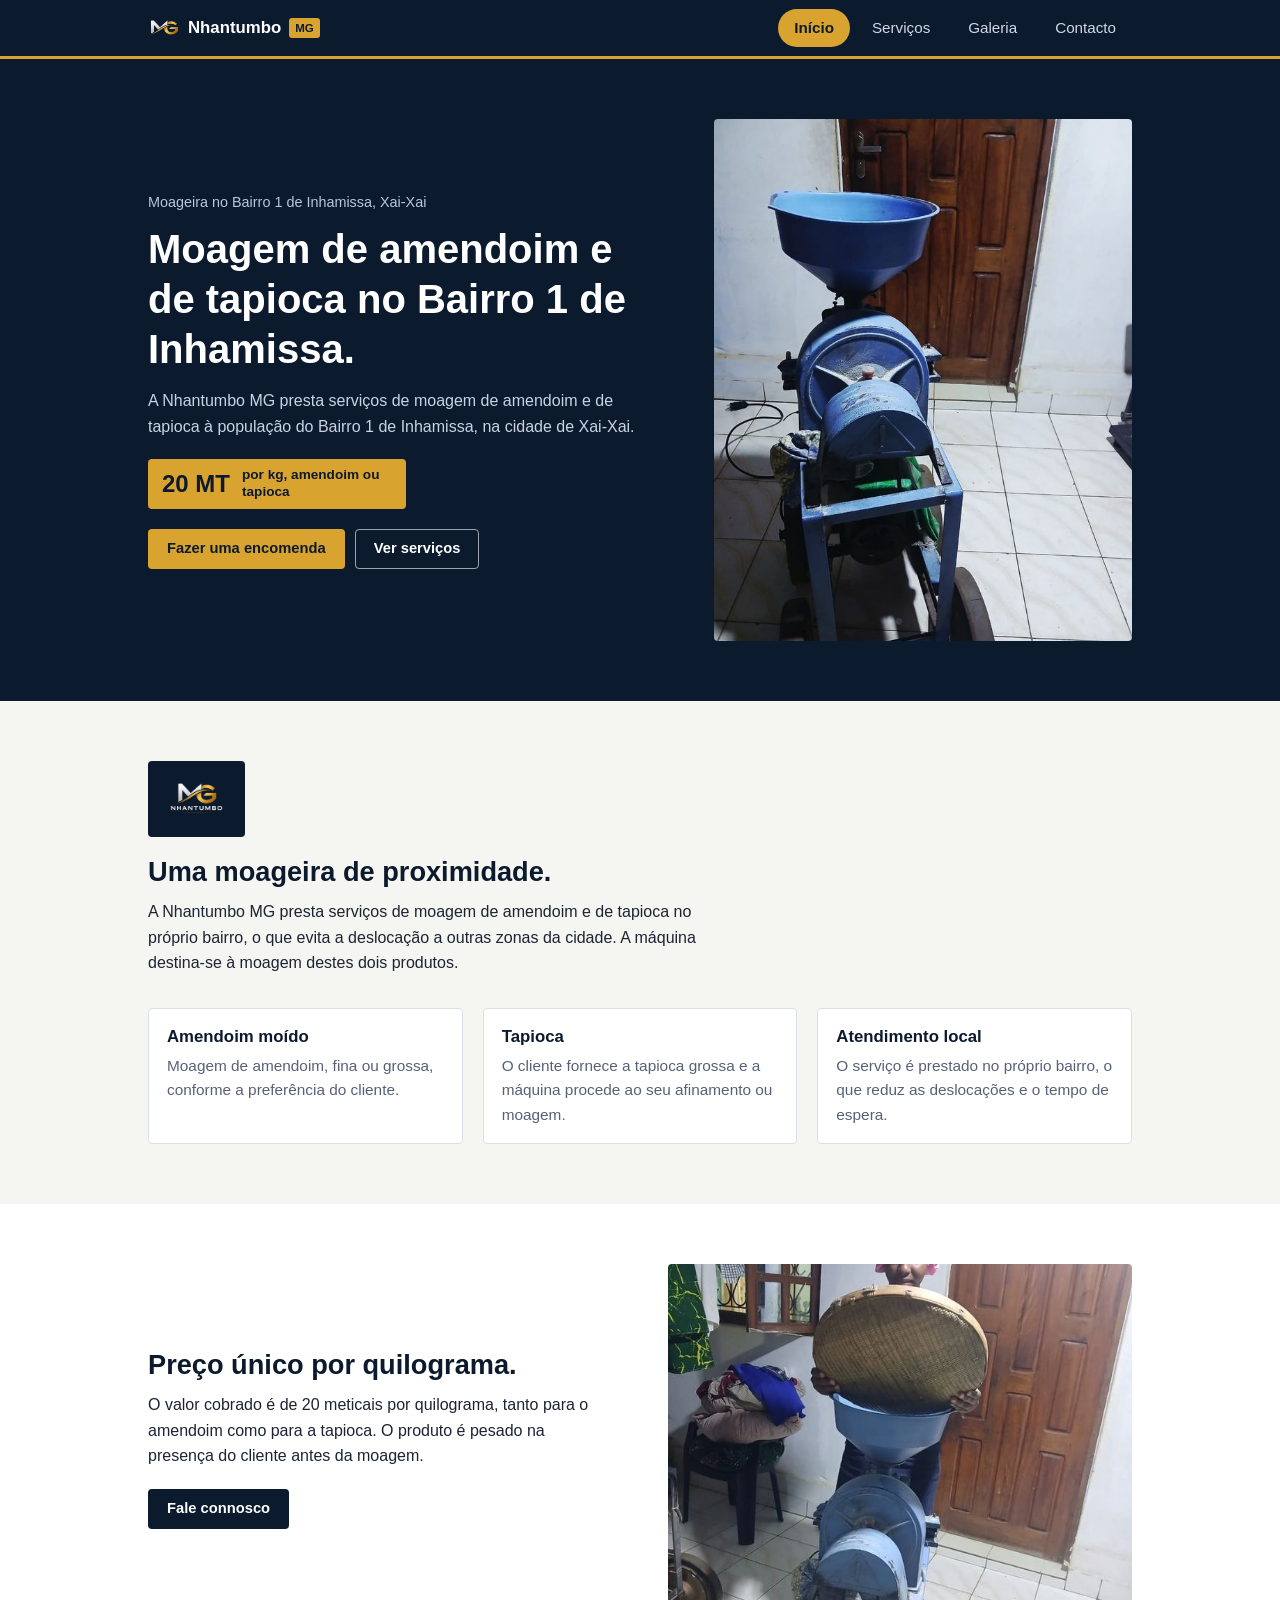
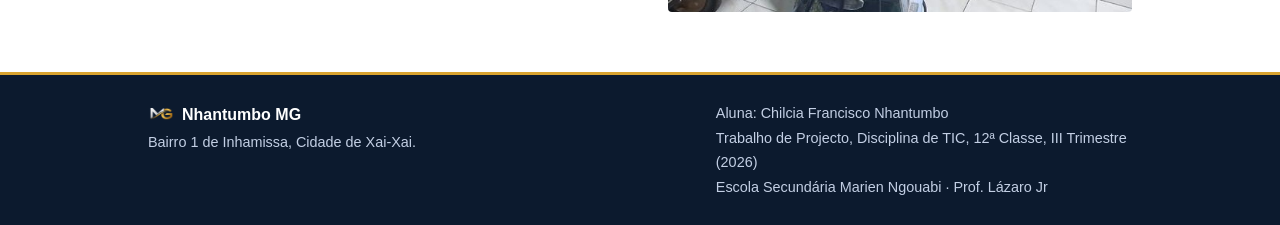
<file: index.html>
<!DOCTYPE html>
<html lang="pt-MZ" class="no-js">
<head>
<meta charset="UTF-8">
<meta name="viewport" content="width=device-width, initial-scale=1, viewport-fit=cover">
<title>Nhantumbo MG | Moageira de Amendoim e Tapioca, Xai-Xai</title>
<meta name="description" content="Moageira Nhantumbo MG, no Bairro 1 de Inhamissa, Xai-Xai. Moagem de amendoim e tapioca a 20 MT por kg.">
<meta name="theme-color" content="#0c1a2e">
<link rel="stylesheet" href="css/style.css">
<link rel="icon" type="image/png" sizes="32x32" href="img/logo/favicon-32.png">
<link rel="apple-touch-icon" href="img/logo/favicon-180.png">
<script>document.documentElement.className='js';</script>
</head>
<body>

<header class="topo">
  <div class="wrap topo-int">
    <a href="index.html" class="marca" aria-label="Nhantumbo MG, página inicial">
      <img src="img/logo/logo-icone.png" alt="" width="32" height="32">
      <span class="marca-nome">Nhantumbo</span><span class="marca-tag">MG</span>
    </a>
    <button class="menu-btn" type="button" aria-expanded="false" aria-controls="menu">
      <span class="menu-btn-barras" aria-hidden="true"></span>Menu
    </button>
    <nav class="menu" id="menu" aria-label="Principal">
        <a href="index.html" class="ativo" aria-current="page">Início</a>
        <a href="servicos.html">Serviços</a>
        <a href="galeria.html">Galeria</a>
        <a href="contacto.html">Contacto</a>
    </nav>
  </div>
</header>

<main>
<section class="hero">
  <div class="wrap hero-grade">
    <div>
      <p class="kicker">Moageira no Bairro 1 de Inhamissa, Xai-Xai</p>
      <h1>Moagem de amendoim e de tapioca no Bairro 1 de Inhamissa.</h1>
      <p class="lede">A Nhantumbo MG presta serviços de moagem de amendoim e de tapioca à população do Bairro 1 de Inhamissa, na cidade de Xai-Xai.</p>
      <div class="preco">
        <strong>20 MT</strong>
        <span>por kg, amendoim ou tapioca</span>
      </div>
      <div class="btns">
        <a href="contacto.html" class="btn btn-ouro">Fazer uma encomenda</a>
        <a href="servicos.html" class="btn btn-claro">Ver serviços</a>
      </div>
    </div>
    <figure class="hero-foto">
      <img src="img/maquina-lado.jpg" srcset="img/maquina-lado-600.jpg 600w, img/maquina-lado.jpg 1000w" sizes="(max-width: 900px) 90vw, 480px" width="1000" height="1333" alt="Máquina de moagem da Nhantumbo MG, vista lateral" fetchpriority="high">
    </figure>
  </div>
</section>

<section class="sec">
  <div class="wrap">
    <div class="sec-cab">
      <div class="logo-painel"><img src="img/logo/logo-completo-320.png" width="320" height="314" alt="Logótipo Nhantumbo MG"></div>
      <h2>Uma moageira de proximidade.</h2>
      <p>A Nhantumbo MG presta serviços de moagem de amendoim e de tapioca no próprio bairro, o que evita a deslocação a outras zonas da cidade. A máquina destina-se à moagem destes dois produtos.</p>
    </div>
    <div class="grade-3">
      <div class="cartao">
        <h3>Amendoim moído</h3>
        <p>Moagem de amendoim, fina ou grossa, conforme a preferência do cliente.</p>
      </div>
      <div class="cartao azul">
        <h3>Tapioca</h3>
        <p>O cliente fornece a tapioca grossa e a máquina procede ao seu afinamento ou moagem.</p>
      </div>
      <div class="cartao noite">
        <h3>Atendimento local</h3>
        <p>O serviço é prestado no próprio bairro, o que reduz as deslocações e o tempo de espera.</p>
      </div>
    </div>
  </div>
</section>

<section class="sec sec-branca">
  <div class="wrap grade-2">
    <div>
      <h2>Preço único por quilograma.</h2>
      <p style="margin-bottom:20px;">O valor cobrado é de 20 meticais por quilograma, tanto para o amendoim como para a tapioca. O produto é pesado na presença do cliente antes da moagem.</p>
      <a href="contacto.html" class="btn btn-escuro">Fale connosco</a>
    </div>
    <figure class="foto moldura">
      <img src="img/peneira-uso.jpg" srcset="img/peneira-uso-600.jpg 600w, img/peneira-uso.jpg 1000w" sizes="(max-width: 900px) 90vw, 480px" width="1000" height="1333" style="object-position:50% 38%;" alt="Operadora a alimentar o funil da máquina com o auxílio de uma peneira de palha" loading="lazy">
    </figure>
  </div>
</section>
</main>

<footer class="rodape">
  <div class="wrap rodape-int">
    <div>
      <div class="rodape-marca"><img src="img/logo/logo-icone.png" alt="" width="26" height="26">Nhantumbo MG</div>
      <p>Bairro 1 de Inhamissa, Cidade de Xai-Xai.</p>
    </div>
    <p class="creditos">
      Aluna: Chilcia Francisco Nhantumbo<br>
      Trabalho de Projecto, Disciplina de TIC, 12ª Classe, III Trimestre (2026)<br>
      Escola Secundária Marien Ngouabi &middot; Prof. Lázaro Jr
    </p>
  </div>
</footer>

<script src="js/site.js"></script>

</body>
</html>
</file>
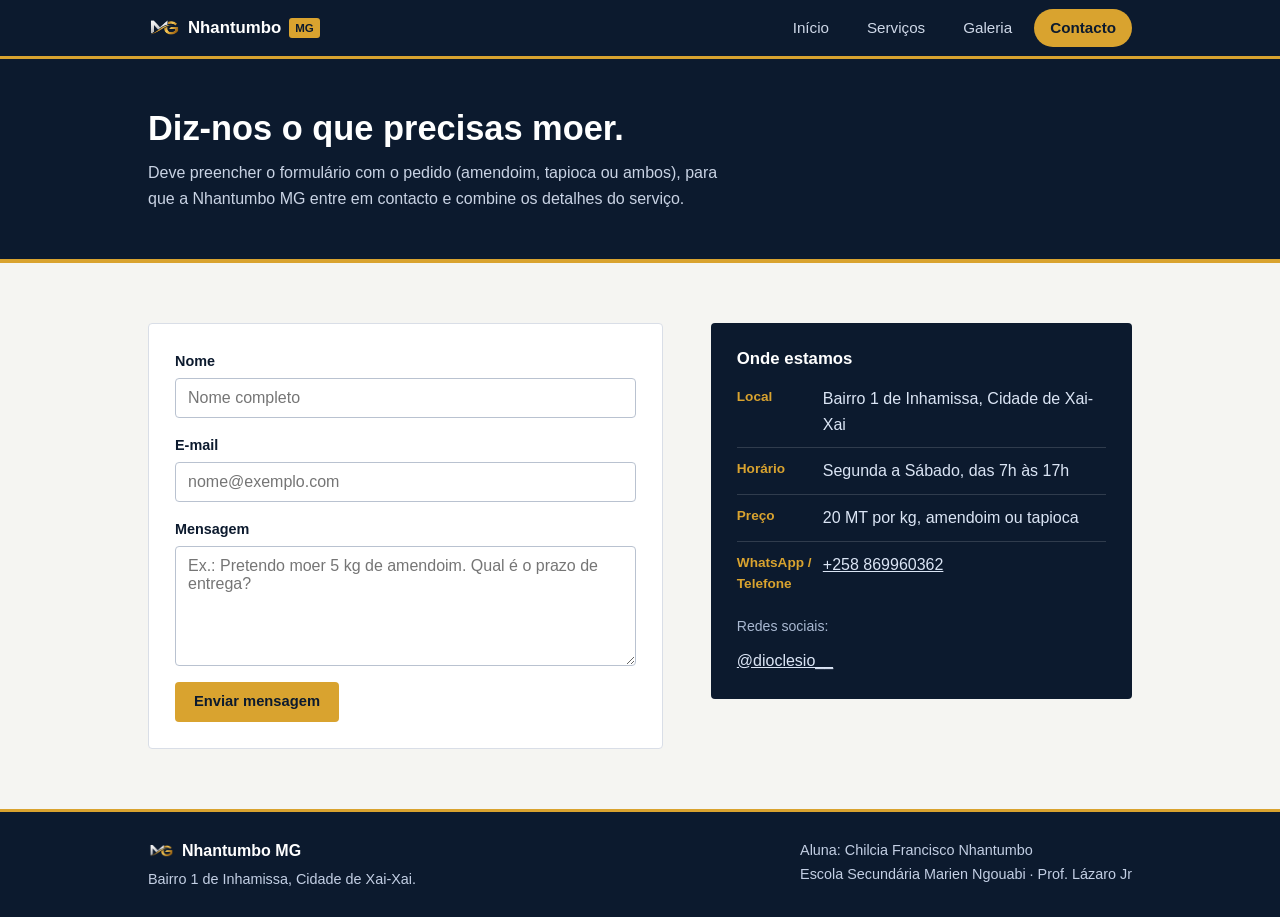
<file: contacto.html>
<!DOCTYPE html>
<html lang="pt-MZ" class="no-js">
<head>
<meta charset="UTF-8">
<meta name="viewport" content="width=device-width, initial-scale=1, viewport-fit=cover">
<title>Contacto | Nhantumbo MG</title>
<meta name="description" content="Contacte a Nhantumbo MG, Bairro 1 de Inhamissa, Xai-Xai, para encomendar moagem de amendoim ou tapioca.">
<meta name="theme-color" content="#0c1a2e">
<link rel="stylesheet" href="css/style.css">
<link rel="icon" type="image/png" sizes="32x32" href="img/logo/favicon-32.png">
<link rel="apple-touch-icon" href="img/logo/favicon-180.png">
<script>document.documentElement.className='js';</script>
</head>
<body>

<header class="topo">
  <div class="wrap topo-int">
    <a href="index.html" class="marca" aria-label="Nhantumbo MG, página inicial">
      <img src="img/logo/logo-icone.png" alt="" width="32" height="32">
      <span class="marca-nome">Nhantumbo</span><span class="marca-tag">MG</span>
    </a>
    <button class="menu-btn" type="button" aria-expanded="false" aria-controls="menu">
      <span class="menu-btn-barras" aria-hidden="true"></span>Menu
    </button>
    <nav class="menu" id="menu" aria-label="Principal">
        <a href="index.html">Início</a>
        <a href="servicos.html">Serviços</a>
        <a href="galeria.html">Galeria</a>
        <a href="contacto.html" class="ativo" aria-current="page">Contacto</a>
    </nav>
  </div>
</header>

<main>
<section class="pagina-topo">
  <div class="wrap">
    <h1>Diz-nos o que precisas moer.</h1>
    <p class="lede">Deve preencher o formulário com o pedido (amendoim, tapioca ou ambos), para que a Nhantumbo MG entre em contacto e combine os detalhes do serviço.</p>
  </div>
</section>

<section class="sec">
  <div class="wrap contacto-grade">
    <div class="form-cartao">
      <form class="contacto-form" id="contactForm" novalidate>
        <div class="campo">
          <label for="nome">Nome</label>
          <input type="text" id="nome" name="nome" placeholder="Nome completo" autocomplete="name" required>
        </div>
        <div class="campo">
          <label for="email">E-mail</label>
          <input type="email" id="email" name="email" placeholder="nome@exemplo.com" autocomplete="email" required>
        </div>
        <div class="campo">
          <label for="mensagem">Mensagem</label>
          <textarea id="mensagem" name="mensagem" placeholder="Ex.: Pretendo moer 5 kg de amendoim. Qual é o prazo de entrega?" required></textarea>
        </div>
        <div>
          <button type="submit" class="btn btn-ouro">Enviar mensagem</button>
        </div>
        <p class="form-msg" id="formMsg" role="status" aria-live="polite"></p>
      </form>
    </div>

    <div class="info-cartao">
      <h3>Onde estamos</h3>
      <div class="info-linha">
        <span class="k">Local</span>
        <span>Bairro 1 de Inhamissa, Cidade de Xai-Xai</span>
      </div>
      <div class="info-linha">
        <span class="k">Horário</span>
        <span>Segunda a Sábado, das 7h às 17h</span>
      </div>
      <div class="info-linha">
        <span class="k">Preço</span>
        <span>20 MT por kg, amendoim ou tapioca</span>
      </div>
      <div class="info-linha">
        <span class="k">WhatsApp / Telefone</span>
        <a href="https://wa.me/258869960362" target="_blank" rel="noopener noreferrer" aria-label="Contactar +258 869960362 pelo WhatsApp">+258 869960362</a>
      </div>
      <p class="info-nota">Redes sociais:</p>
      <div class="redes">
        <a href="https://www.instagram.com/dioclesio__/" target="_blank" rel="noopener noreferrer" aria-label="Visitar o Instagram @dioclesio__">@dioclesio__</a>
      </div>
    </div>
  </div>
</section>
</main>

<footer class="rodape">
  <div class="wrap rodape-int">
    <div>
      <div class="rodape-marca"><img src="img/logo/logo-icone.png" alt="" width="26" height="26">Nhantumbo MG</div>
      <p>Bairro 1 de Inhamissa, Cidade de Xai-Xai.</p>
    </div>
    <p class="creditos">
      Aluna: Chilcia Francisco Nhantumbo<br>
      Escola Secundária Marien Ngouabi &middot; Prof. Lázaro Jr
    </p>
  </div>
</footer>

<script src="js/site.js"></script>

<script>
document.getElementById('contactForm').addEventListener('submit', function(e){
  e.preventDefault();
  var nome = document.getElementById('nome').value.trim();
  var email = document.getElementById('email').value.trim();
  var mensagem = document.getElementById('mensagem').value.trim();
  var msg = document.getElementById('formMsg');
  msg.classList.remove('erro');
  if (nome && email && mensagem) {
    msg.textContent = 'Obrigado, ' + nome + '. A mensagem foi recebida e a Nhantumbo MG responderá por e-mail em breve.';
    msg.classList.add('mostrar');
    this.reset();
  } else {
    msg.textContent = 'Existem campos por preencher (nome, e-mail ou mensagem). Verifique-os antes de enviar.';
    msg.classList.add('mostrar', 'erro');
  }
});
</script>

</body>
</html>
</file>
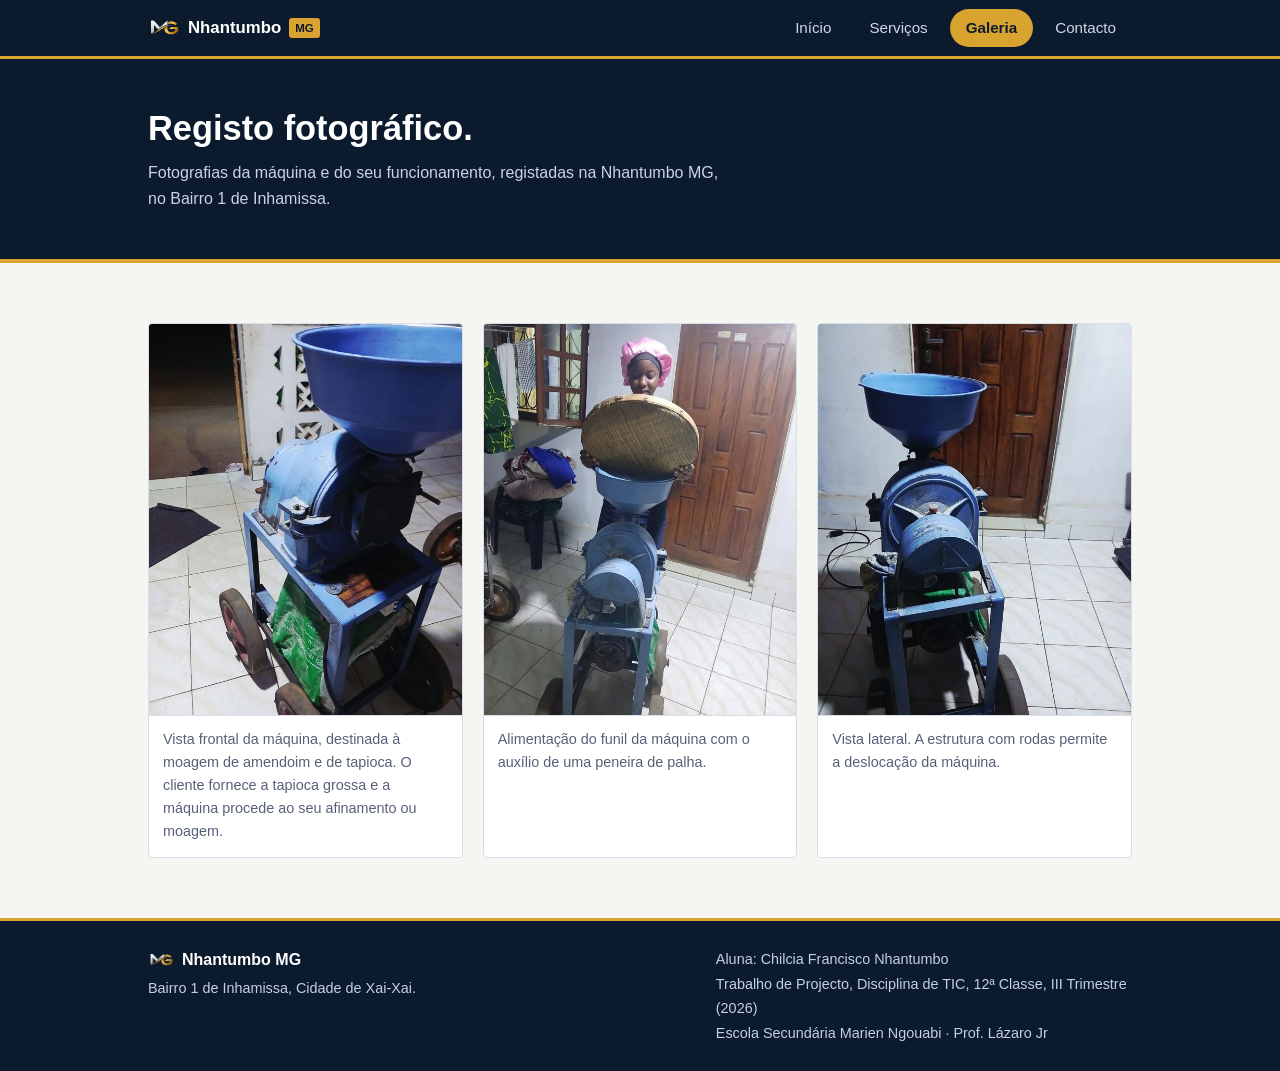
<file: galeria.html>
<!DOCTYPE html>
<html lang="pt-MZ" class="no-js">
<head>
<meta charset="UTF-8">
<meta name="viewport" content="width=device-width, initial-scale=1, viewport-fit=cover">
<title>Galeria | Nhantumbo MG</title>
<meta name="description" content="Fotografias da máquina de moagem da Nhantumbo MG, em Xai-Xai, destinada à moagem de amendoim e de tapioca.">
<meta name="theme-color" content="#0c1a2e">
<link rel="stylesheet" href="css/style.css">
<link rel="icon" type="image/png" sizes="32x32" href="img/logo/favicon-32.png">
<link rel="apple-touch-icon" href="img/logo/favicon-180.png">
<script>document.documentElement.className='js';</script>
</head>
<body>

<header class="topo">
  <div class="wrap topo-int">
    <a href="index.html" class="marca" aria-label="Nhantumbo MG, página inicial">
      <img src="img/logo/logo-icone.png" alt="" width="32" height="32">
      <span class="marca-nome">Nhantumbo</span><span class="marca-tag">MG</span>
    </a>
    <button class="menu-btn" type="button" aria-expanded="false" aria-controls="menu">
      <span class="menu-btn-barras" aria-hidden="true"></span>Menu
    </button>
    <nav class="menu" id="menu" aria-label="Principal">
        <a href="index.html">Início</a>
        <a href="servicos.html">Serviços</a>
        <a href="galeria.html" class="ativo" aria-current="page">Galeria</a>
        <a href="contacto.html">Contacto</a>
    </nav>
  </div>
</header>

<main>
<section class="pagina-topo">
  <div class="wrap">
    <h1>Registo fotográfico.</h1>
    <p class="lede">Fotografias da máquina e do seu funcionamento, registadas na Nhantumbo MG, no Bairro 1 de Inhamissa.</p>
  </div>
</section>

<section class="sec">
  <div class="wrap">
    <p class="dica-deslizar" aria-hidden="true">Desliza para ver mais fotos &rarr;</p>
    <div class="galeria">
      <figure class="foto-cx">
        <img src="img/maquina-frente.jpg" srcset="img/maquina-frente-600.jpg 600w, img/maquina-frente.jpg 1000w" sizes="(max-width: 700px) 78vw, (max-width: 1100px) 30vw, 350px" width="1000" height="1333" alt="Máquina de moagem da Nhantumbo MG, vista de frente, com o funil de alimentação" loading="lazy">
        <figcaption>Vista frontal da máquina, destinada à moagem de amendoim e de tapioca. O cliente fornece a tapioca grossa e a máquina procede ao seu afinamento ou moagem.</figcaption>
      </figure>
      <figure class="foto-cx">
        <img src="img/peneira-uso.jpg" srcset="img/peneira-uso-600.jpg 600w, img/peneira-uso.jpg 1000w" sizes="(max-width: 700px) 78vw, (max-width: 1100px) 30vw, 350px" width="1000" height="1333" alt="Operadora a alimentar o funil da máquina com o auxílio de uma peneira de palha" loading="lazy">
        <figcaption>Alimentação do funil da máquina com o auxílio de uma peneira de palha.</figcaption>
      </figure>
      <figure class="foto-cx">
        <img src="img/maquina-lado.jpg" srcset="img/maquina-lado-600.jpg 600w, img/maquina-lado.jpg 1000w" sizes="(max-width: 700px) 78vw, (max-width: 1100px) 30vw, 350px" width="1000" height="1333" alt="Máquina de moagem da Nhantumbo MG, vista lateral, montada sobre estrutura com rodas" loading="lazy">
        <figcaption>Vista lateral. A estrutura com rodas permite a deslocação da máquina.</figcaption>
      </figure>
    </div>
  </div>
</section>
</main>

<footer class="rodape">
  <div class="wrap rodape-int">
    <div>
      <div class="rodape-marca"><img src="img/logo/logo-icone.png" alt="" width="26" height="26">Nhantumbo MG</div>
      <p>Bairro 1 de Inhamissa, Cidade de Xai-Xai.</p>
    </div>
    <p class="creditos">
      Aluna: Chilcia Francisco Nhantumbo<br>
      Trabalho de Projecto, Disciplina de TIC, 12ª Classe, III Trimestre (2026)<br>
      Escola Secundária Marien Ngouabi &middot; Prof. Lázaro Jr
    </p>
  </div>
</footer>

<script src="js/site.js"></script>

</body>
</html>
</file>
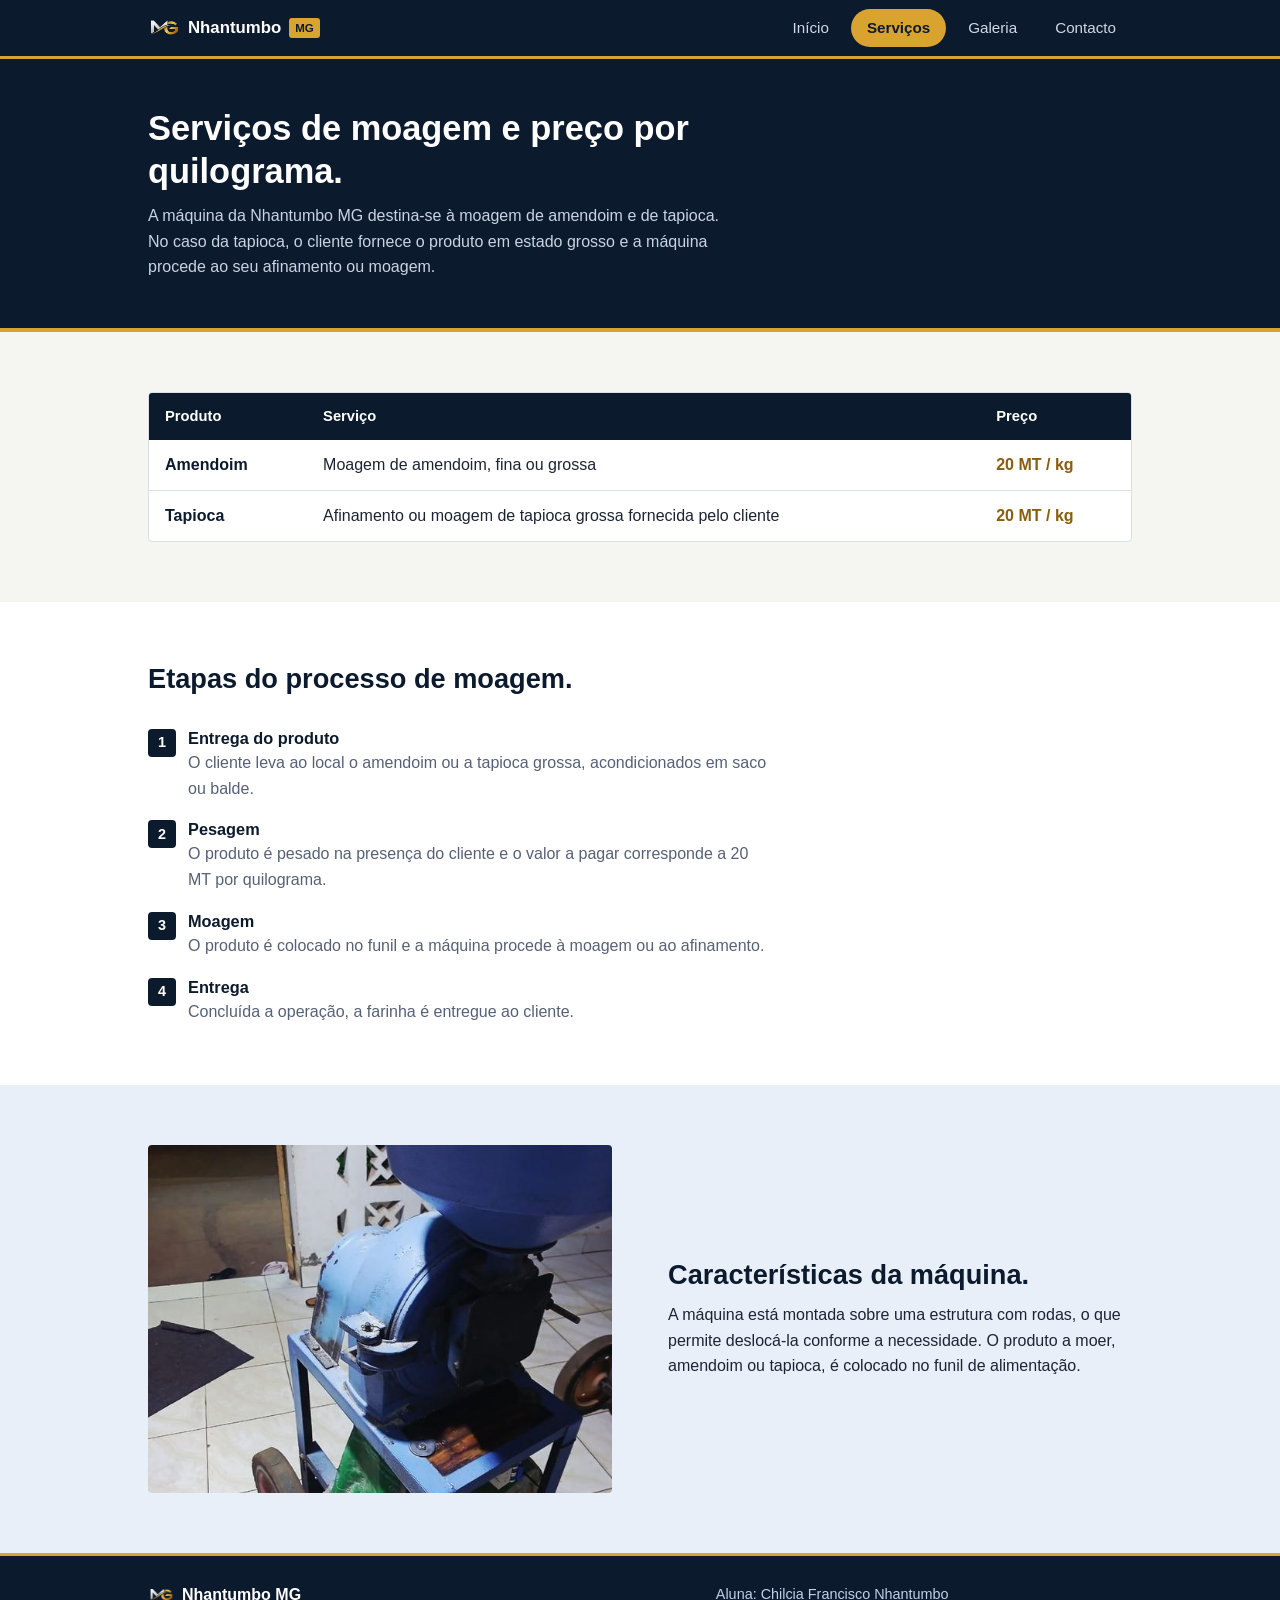
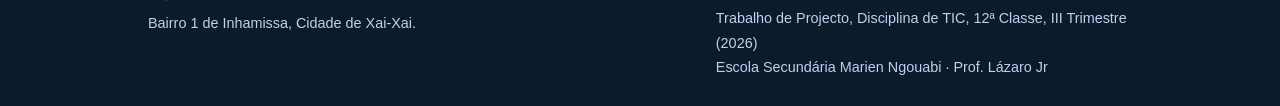
<file: servicos.html>
<!DOCTYPE html>
<html lang="pt-MZ" class="no-js">
<head>
<meta charset="UTF-8">
<meta name="viewport" content="width=device-width, initial-scale=1, viewport-fit=cover">
<title>Serviços | Nhantumbo MG</title>
<meta name="description" content="Serviços de moagem de amendoim e tapioca da Nhantumbo MG, com preços e como funciona o processo.">
<meta name="theme-color" content="#0c1a2e">
<link rel="stylesheet" href="css/style.css">
<link rel="icon" type="image/png" sizes="32x32" href="img/logo/favicon-32.png">
<link rel="apple-touch-icon" href="img/logo/favicon-180.png">
<script>document.documentElement.className='js';</script>
</head>
<body>

<header class="topo">
  <div class="wrap topo-int">
    <a href="index.html" class="marca" aria-label="Nhantumbo MG, página inicial">
      <img src="img/logo/logo-icone.png" alt="" width="32" height="32">
      <span class="marca-nome">Nhantumbo</span><span class="marca-tag">MG</span>
    </a>
    <button class="menu-btn" type="button" aria-expanded="false" aria-controls="menu">
      <span class="menu-btn-barras" aria-hidden="true"></span>Menu
    </button>
    <nav class="menu" id="menu" aria-label="Principal">
        <a href="index.html">Início</a>
        <a href="servicos.html" class="ativo" aria-current="page">Serviços</a>
        <a href="galeria.html">Galeria</a>
        <a href="contacto.html">Contacto</a>
    </nav>
  </div>
</header>

<main>
<section class="pagina-topo">
  <div class="wrap">
    <h1>Serviços de moagem e preço por quilograma.</h1>
    <p class="lede">A máquina da Nhantumbo MG destina-se à moagem de amendoim e de tapioca. No caso da tapioca, o cliente fornece o produto em estado grosso e a máquina procede ao seu afinamento ou moagem.</p>
  </div>
</section>

<section class="sec">
  <div class="wrap">
    <div class="tabela-wrap">
      <table class="preco-tab">
        <thead>
          <tr><th>Produto</th><th>Serviço</th><th>Preço</th></tr>
        </thead>
        <tbody>
          <tr>
            <td>Amendoim</td>
            <td>Moagem de amendoim, fina ou grossa</td>
            <td class="val">20 MT / kg</td>
          </tr>
          <tr>
            <td>Tapioca</td>
            <td>Afinamento ou moagem de tapioca grossa fornecida pelo cliente</td>
            <td class="val">20 MT / kg</td>
          </tr>
        </tbody>
      </table>
    </div>
  </div>
</section>

<section class="sec sec-branca">
  <div class="wrap">
    <div class="sec-cab">
      <h2>Etapas do processo de moagem.</h2>
    </div>
    <ol class="passos">
      <li>
        <h3>Entrega do produto</h3>
        <p>O cliente leva ao local o amendoim ou a tapioca grossa, acondicionados em saco ou balde.</p>
      </li>
      <li>
        <h3>Pesagem</h3>
        <p>O produto é pesado na presença do cliente e o valor a pagar corresponde a 20 MT por quilograma.</p>
      </li>
      <li>
        <h3>Moagem</h3>
        <p>O produto é colocado no funil e a máquina procede à moagem ou ao afinamento.</p>
      </li>
      <li>
        <h3>Entrega</h3>
        <p>Concluída a operação, a farinha é entregue ao cliente.</p>
      </li>
    </ol>
  </div>
</section>

<section class="sec sec-azul">
  <div class="wrap grade-2">
    <figure class="foto moldura">
      <img src="img/maquina-frente.jpg" srcset="img/maquina-frente-600.jpg 600w, img/maquina-frente.jpg 1000w" sizes="(max-width: 900px) 90vw, 480px" width="1000" height="1333" style="object-position:50% 40%;" alt="Máquina de moagem da Nhantumbo MG, vista de frente, com o funil de alimentação" loading="lazy">
    </figure>
    <div>
      <h2>Características da máquina.</h2>
      <p>A máquina está montada sobre uma estrutura com rodas, o que permite deslocá-la conforme a necessidade. O produto a moer, amendoim ou tapioca, é colocado no funil de alimentação.</p>
    </div>
  </div>
</section>
</main>

<footer class="rodape">
  <div class="wrap rodape-int">
    <div>
      <div class="rodape-marca"><img src="img/logo/logo-icone.png" alt="" width="26" height="26">Nhantumbo MG</div>
      <p>Bairro 1 de Inhamissa, Cidade de Xai-Xai.</p>
    </div>
    <p class="creditos">
      Aluna: Chilcia Francisco Nhantumbo<br>
      Trabalho de Projecto, Disciplina de TIC, 12ª Classe, III Trimestre (2026)<br>
      Escola Secundária Marien Ngouabi &middot; Prof. Lázaro Jr
    </p>
  </div>
</footer>

<script src="js/site.js"></script>

</body>
</html>
</file>
<file: css/style.css>
/* Nhantumbo MG, moageira de amendoim e tapioca, Xai-Xai
   Cores retiradas do logótipo (dourado) e da máquina (azul). */

:root {
  --noite: #0c1a2e;
  --azul: #2f6bb3;
  --azul-claro: #e9eff8;
  --ouro: #d9a32f;
  --ouro-texto: #8a5e0c;
  --farinha: #f5f5f2;
  --papel: #ffffff;
  --tinta: #1c2433;
  --suave: #566077;
  --linha: #d9dee7;

  --fonte: "Segoe UI", Roboto, "Helvetica Neue", Arial, sans-serif;

  --raio: 4px;
  --margem: clamp(16px, 5vw, 28px);
  --seguro-esq: env(safe-area-inset-left, 0px);
  --seguro-dir: env(safe-area-inset-right, 0px);
}

* { box-sizing: border-box; margin: 0; padding: 0; }

html {
  scroll-padding-top: 64px;
  -webkit-text-size-adjust: 100%;
  text-size-adjust: 100%;
}

body {
  font-family: var(--fonte);
  font-size: 16px;
  line-height: 1.6;
  color: var(--tinta);
  background: var(--farinha);
  overflow-x: hidden;
  overflow-wrap: break-word;
}

img { max-width: 100%; height: auto; display: block; }
a, button { -webkit-tap-highlight-color: transparent; }
a { color: inherit; }
:focus-visible { outline: 3px solid var(--ouro); outline-offset: 2px; }

h1, h2, h3 { font-weight: 700; line-height: 1.25; color: var(--noite); }
p { max-width: 65ch; }

.wrap {
  width: 100%; max-width: 1040px; margin: 0 auto;
  padding: 0 calc(var(--margem) + var(--seguro-dir)) 0 calc(var(--margem) + var(--seguro-esq));
}

/* ---------- Cabeçalho ---------- */
.topo { position: sticky; top: 0; z-index: 50; background: var(--noite); border-bottom: 3px solid var(--ouro); }
.topo-int { display: flex; align-items: center; justify-content: space-between; gap: 16px; min-height: 56px; }

.marca { display: flex; align-items: center; gap: 8px; text-decoration: none; color: #fff; }
.marca img { width: 32px; height: 32px; object-fit: contain; }
.marca-nome { font-weight: 700; font-size: 1.05rem; }
.marca-tag { font-weight: 700; font-size: .72rem; background: var(--ouro); color: var(--noite); padding: 1px 6px; border-radius: 3px; }

.menu-btn {
  display: none; align-items: center; gap: 8px;
  font: inherit; font-weight: 600; font-size: .9rem; color: #fff;
  background: transparent; border: 1px solid rgba(255, 255, 255, .45);
  border-radius: var(--raio); padding: 6px 12px; cursor: pointer;
}
.menu-btn-barras { position: relative; width: 14px; height: 2px; background: currentColor; }
.menu-btn-barras::before, .menu-btn-barras::after { content: ""; position: absolute; left: 0; width: 100%; height: 2px; background: currentColor; }
.menu-btn-barras::before { top: -4px; }
.menu-btn-barras::after { top: 4px; }
.menu-btn[aria-expanded="true"] .menu-btn-barras { background: transparent; }
.menu-btn[aria-expanded="true"] .menu-btn-barras::before { top: 0; transform: rotate(45deg); }
.menu-btn[aria-expanded="true"] .menu-btn-barras::after { top: 0; transform: rotate(-45deg); }

.menu { display: flex; gap: 6px; }
.menu a { display: block; text-decoration: none; color: #cfd8e8; font-size: .95rem; padding: 7px 16px; border-radius: 999px; }
@media (hover: hover) { .menu a:hover { color: #fff; background: rgba(255, 255, 255, .12); } }
.menu a.ativo { color: var(--noite); background: var(--ouro); font-weight: 700; }

@media (max-width: 760px) {
  .menu-btn { display: inline-flex; }
  .js .menu {
    display: none; position: absolute; left: 0; right: 0; top: 100%;
    flex-direction: column; gap: 0; background: var(--noite); border-bottom: 1px solid rgba(255, 255, 255, .2);
    max-height: calc(100vh - 56px); max-height: calc(100dvh - 56px); overflow-y: auto;
  }
  .js .menu.aberto { display: flex; }
  .js .menu { gap: 4px; padding: 10px var(--margem) 14px; }
  .menu a { padding: 11px 18px; font-size: 1rem; }
  .no-js .menu-btn { display: none; }
  .no-js .menu { flex-wrap: wrap; }
}

/* ---------- Botões ---------- */
.btns { display: flex; flex-wrap: wrap; gap: 10px; }
.btn {
  display: inline-block; text-decoration: none; text-align: center;
  font-family: inherit; font-weight: 600; font-size: .92rem; line-height: 1.2;
  padding: 10px 18px; border-radius: var(--raio); border: 1px solid transparent; cursor: pointer;
}
.btn-ouro { background: var(--ouro); color: var(--noite); }
.btn-ouro:hover { background: #e6b244; }
.btn-claro { background: transparent; color: #fff; border-color: rgba(255, 255, 255, .6); }
.btn-claro:hover { background: rgba(255, 255, 255, .12); }
.btn-escuro { background: var(--noite); color: #fff; }
.btn-escuro:hover { background: #1a2d4a; }

/* ---------- Página inicial ---------- */
.hero { color: #fff; background: var(--noite); padding: clamp(32px, 6vw, 60px) 0; }
.hero-grade { display: grid; grid-template-columns: 1.1fr .9fr; gap: clamp(24px, 5vw, 56px); align-items: center; }
.kicker { font-size: .9rem; color: #b9c6dc; margin-bottom: 10px; }
.hero h1 { color: #fff; font-size: clamp(1.65rem, 4.6vw, 2.5rem); margin-bottom: 14px; max-width: 18em; }
.lede { font-size: 1rem; color: #c9d3e4; margin-bottom: 20px; max-width: 36em; }

.preco { display: inline-flex; align-items: center; gap: 12px; background: var(--ouro); color: var(--noite); padding: 8px 14px; border-radius: var(--raio); margin-bottom: 20px; }
.preco strong { font-size: 1.5rem; line-height: 1; }
.preco span { font-size: .85rem; font-weight: 600; line-height: 1.25; max-width: 11em; }

.hero-foto { margin: 0; }
.hero-foto img { width: 100%; aspect-ratio: 4 / 5; object-fit: cover; object-position: 50% 30%; border-radius: var(--raio); }

/* ---------- Cabeçalho das páginas interiores ---------- */
.pagina-topo { color: #fff; background: var(--noite); border-bottom: 4px solid var(--ouro); padding: clamp(28px, 5vw, 48px) 0; }
.pagina-topo h1 { color: #fff; font-size: clamp(1.55rem, 4.2vw, 2.15rem); max-width: 20em; margin-bottom: 10px; }
.pagina-topo .lede { margin-bottom: 0; }

/* ---------- Secções ---------- */
.sec { padding: clamp(32px, 6vw, 60px) 0; }
.sec-branca { background: var(--papel); }
.sec-azul { background: var(--azul-claro); }
.sec h2 { font-size: clamp(1.3rem, 3vw, 1.7rem); margin-bottom: 10px; max-width: 22em; }
.sec-cab { max-width: 42em; margin-bottom: clamp(20px, 4vw, 32px); }

.logo-painel { display: inline-flex; align-items: center; justify-content: center; background: var(--noite); border-radius: var(--raio); padding: 6px 16px; margin-bottom: 18px; }
.logo-painel img { height: 64px; width: auto; }

.grade-2 { display: grid; grid-template-columns: 1fr 1fr; gap: clamp(24px, 5vw, 56px); align-items: center; }
.grade-3 { display: grid; grid-template-columns: repeat(3, 1fr); gap: clamp(12px, 2.4vw, 20px); }

.cartao { background: var(--papel); border: 1px solid var(--linha); border-radius: var(--raio); padding: 18px 18px 16px; }
.cartao h3 { font-size: 1.05rem; margin-bottom: 6px; }
.cartao p { color: var(--suave); font-size: .96rem; }

.foto { margin: 0; }
.foto img { width: 100%; aspect-ratio: 4 / 3; object-fit: cover; border-radius: var(--raio); }

/* ---------- Tabela de preços ---------- */
.tabela-wrap { border: 1px solid var(--linha); border-radius: var(--raio); overflow: hidden; background: var(--papel); }
table.preco-tab { width: 100%; border-collapse: collapse; }
.preco-tab th, .preco-tab td { text-align: left; padding: 12px 16px; vertical-align: middle; }
.preco-tab thead th { background: var(--noite); color: #fff; font-weight: 600; font-size: .92rem; }
.preco-tab tbody tr + tr td { border-top: 1px solid var(--linha); }
.preco-tab td:first-child { font-weight: 700; color: var(--noite); }
.preco-tab td.val { font-weight: 700; color: var(--ouro-texto); white-space: nowrap; }

@media (max-width: 640px) {
  .preco-tab thead { position: absolute; width: 1px; height: 1px; overflow: hidden; clip: rect(0 0 0 0); }
  .preco-tab, .preco-tab tbody, .preco-tab tr, .preco-tab td { display: block; width: 100%; }
  .preco-tab tr { padding: 12px 14px; }
  .preco-tab tbody tr + tr { border-top: 1px solid var(--linha); }
  .preco-tab td { padding: 2px 0; border: 0 !important; }
  .preco-tab td.val { margin-top: 4px; }
}

/* ---------- Etapas ---------- */
.passos { list-style: none; counter-reset: passo; max-width: 44em; }
.passos li { position: relative; counter-increment: passo; padding: 0 0 18px 40px; }
.passos li:last-child { padding-bottom: 0; }
.passos li::before {
  content: counter(passo); position: absolute; left: 0; top: 1px;
  width: 28px; height: 28px; border-radius: var(--raio);
  background: var(--noite); color: #fff; font-weight: 700; font-size: .9rem;
  display: flex; align-items: center; justify-content: center;
}
.passos h3 { font-size: 1.02rem; margin-bottom: 2px; }
.passos p { color: var(--suave); }

/* ---------- Galeria ---------- */
.galeria { display: grid; grid-template-columns: repeat(3, 1fr); gap: clamp(12px, 2.4vw, 20px); }
.foto-cx { margin: 0; background: var(--papel); border: 1px solid var(--linha); border-radius: var(--raio); overflow: hidden; }
.foto-cx img { width: 100%; aspect-ratio: 4 / 5; object-fit: cover; }
.foto-cx figcaption { padding: 12px 14px 14px; font-size: .9rem; color: var(--suave); border-top: 1px solid var(--linha); }

/* ---------- Contacto ---------- */
.contacto-grade { display: grid; grid-template-columns: 1.1fr .9fr; gap: clamp(20px, 5vw, 48px); align-items: start; }
.form-cartao { background: var(--papel); border: 1px solid var(--linha); border-radius: var(--raio); padding: clamp(18px, 4vw, 26px); }
form.contacto-form { display: flex; flex-direction: column; gap: 16px; }
.campo { display: flex; flex-direction: column; gap: 5px; }
.campo label { font-size: .9rem; font-weight: 600; color: var(--noite); }
.campo input, .campo textarea {
  font-family: inherit; font-size: 1rem; color: var(--tinta);
  padding: 10px 12px; border: 1px solid #b9c2d0; border-radius: var(--raio); background: #fff; width: 100%;
}
.campo textarea { resize: vertical; min-height: 120px; }
.campo input:focus, .campo textarea:focus { outline: 2px solid var(--azul); outline-offset: 0; border-color: var(--azul); }
.form-msg { display: none; padding: 12px 14px; border-radius: var(--raio); font-size: .95rem; background: #e8f3ea; color: #1f5d2c; border: 1px solid #b8d9bf; }
.form-msg.mostrar { display: block; }
.form-msg.erro { background: #fdf0e3; color: #8a4a06; border-color: #efcfa6; }

.info-cartao { background: var(--noite); color: #dbe5f5; border-radius: var(--raio); padding: clamp(18px, 4vw, 26px); }
.info-cartao h3 { color: #fff; font-size: 1.05rem; margin-bottom: 6px; }
.info-linha { display: grid; grid-template-columns: 76px 1fr; gap: 10px; padding: 10px 0; border-top: 1px solid rgba(255, 255, 255, .15); }
.info-linha:first-of-type { border-top: 0; }
.info-linha .k { font-size: .85rem; font-weight: 700; color: var(--ouro); }
.info-nota { margin-top: 10px; font-size: .88rem; color: #a9b8d1; }
.redes { display: flex; flex-wrap: wrap; gap: 8px; margin-top: 10px; }
.redes span { font-size: .85rem; border: 1px solid rgba(255, 255, 255, .3); border-radius: var(--raio); padding: 3px 10px; color: #fff; }

/* ---------- Rodapé ---------- */
.rodape { background: var(--noite); color: #c3cfe4; border-top: 3px solid var(--ouro); }
.rodape-int { display: flex; justify-content: space-between; gap: 20px; flex-wrap: wrap; padding-top: 26px; padding-bottom: 26px; }
.rodape-marca { display: flex; align-items: center; gap: 8px; color: #fff; font-weight: 700; margin-bottom: 4px; }
.rodape-marca img { width: 26px; height: 26px; object-fit: contain; }
.rodape p { font-size: .9rem; max-width: 52ch; }
.rodape .creditos { line-height: 1.7; }

.dica-deslizar { display: none; }

/* ---------- Responsivo ---------- */
@media (max-width: 900px) {
  .hero-grade { grid-template-columns: 1fr; }
  .hero-foto { max-width: 480px; }
  .hero-foto img { aspect-ratio: 4 / 3; object-position: 50% 28%; }
  .grade-2 { grid-template-columns: 1fr; }
  .grade-2 .foto { max-width: 520px; }
  .grade-3 { grid-template-columns: 1fr; }
  .contacto-grade { grid-template-columns: 1fr; }
}

/* Galeria no telemóvel: desliza para o lado */
@media (max-width: 700px) {
  .dica-deslizar { display: block; font-size: .88rem; color: var(--suave); margin-bottom: 8px; }
  .galeria {
    display: flex; gap: 12px; overflow-x: auto; scroll-snap-type: x mandatory;
    margin: 0 calc(var(--margem) * -1); padding: 4px var(--margem) 14px;
    -webkit-overflow-scrolling: touch; scrollbar-width: thin;
  }
  .foto-cx { flex: 0 0 78%; scroll-snap-align: center; }
  .foto-cx img { aspect-ratio: 4 / 4.6; }
}

@media (max-width: 380px) {
  body { font-size: 15px; }
  .marca-nome { font-size: 1rem; }
  .preco span { max-width: 9em; }
  .info-linha { grid-template-columns: 1fr; gap: 2px; }
}

@media (max-height: 480px) and (orientation: landscape) {
  .hero, .pagina-topo { padding-top: 24px; padding-bottom: 24px; }
}
</file>
